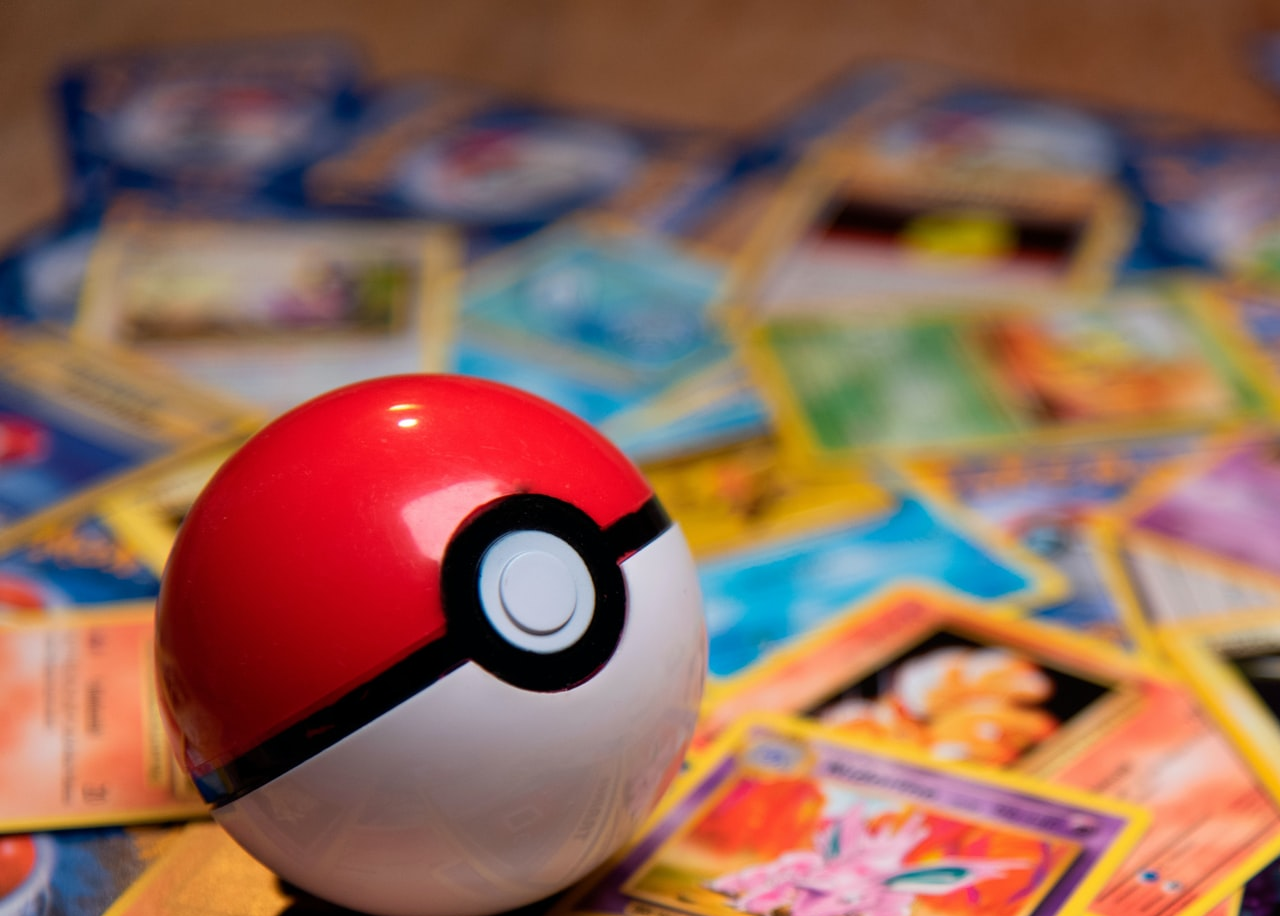
<file: Memory/juego.html>
<!DOCTYPE html>
<html lang="es">
<head>
    <meta charset="UTF-8">
    <meta http-equiv="X-UA-Compatible" content="IE=edge">
    <meta name="viewport" content="width=device-width, initial-scale=1.0">
    <link rel="stylesheet" href="juego.css">
    <title>Juego de Memoria</title>
</head>
<body>
    
      <header class="cabecera">
                                <!--Contador-->
        <!--<div class="contadores">
          <div class="contador-item">
            <h4 class="cabecera-titulo">Movimientos</h4>
            <div class="cabecera-num">
              <span id="mov">00</span>/<span id="mov-total">20</span>
            </div>
          </div>
        </div>-->
                                <!--Cronometro-->
        <!--<div id="cronometro" class="contador-item">
          <h4 class="cabecera-titulo">Tiempo</h4>
          <div class="cabecera-num">
            <span id="minutos">00</span>:<span id="segundos">00</span>
          </div>
        </div>-->
                                <!--Nivel-->
        <!--<div class="nivel">
          <h4 class="cabecera-titulo">Nivel</h4>
          <div class="cabecera-num"><span id="nivel">01</span></div>
        </div>-->
      </header>
                                <!--Inicio-->
      <!--<div id="bienvenida" class="bienvenida">
        <h1> Bienvenido </h1>
        <div class="bienvenida-botones">
          <button type="submit">¡Quiero jugar!</button>
          <button type="submit">Modo relax</button>
        </div>
      </div>-->
      <main>
        <div id="mesa" class="mesa"></div><!--DIV que se crean las tarjetas-->
                                <!--Siguente nivel-->
        <!--<div id="subeNivel" class="sube-nivel">
          <div class="modal">
            <h2>¡Muy bien!</h2>
            <button id="subir">Siguiente nivel</button>
            <button class="reiniciar">Reiniciar</button>
          </div>
        </div>-->
                                 <!--GameOver-->
        <!--<div id="gameOver" class="game-over">
          <div class="modal">
            <h2>¡Oh no!</h2>
            <p>Te has quedado sin movimientos 😭</p>
            <button class="reiniciar">Reiniciar</button>
          </div>
        </div>-->
                                 <!--EndGame-->
        <!--<div id="endGame" class="end-game">
          <div class="modal">
            <h2>¡Enhorabuena!</h2>
            <p>Has superado todos los niveles 🏆</p>
            <button class="reiniciar">Reiniciar</button>
          </div>
        </div>-->
      </main>
    </main>
    <!--<script src="js/variables-globales.js"></script>-->
    <!--<script src="js/descubrir-comparar.js"></script>-->
    <!--<script src="js/baraja-reparte.js"></script>-->
    <!--<script src="js/acierto-error.js"></script>-->
    <!--<script src="js/contador.js"></script>-->
    <!--<script src="js/cronometro.js"></script>-->
    <!--<script src="js/finalizar.js"></script>-->
    <!--<script src="js/cambia-nivel.js"></script>-->
    <!--<script src="js/game-over.js"></script>-->
    <!--<script src="js/menu-niveles.js"></script>-->
    <!--<script src="js/iniciar.js"></script>-->
    <!--<script src="js/comienza-juego.js"></script>-->
</body>
</html>
</file>
<file: Memory/juego.css>
body{
    min-height: 100vh;
    background-image: url(./backgroundPoke.jpg);
    background-repeat: no-repeat;
}
main{
   display: flex;
   ;
   flex-grow: 1;
   justify-content: center;
   position: relative;
}

.mesa{
   display: flex;
   flex-wrap: wrap;
   align-items: center;
   align-content: center;
   justify-content: center;
   max-width: 50rem;
   margin: auto;
   background-color: rgba(0, 0, 0, 0.6);
   border-radius: 10px;
 }
 .contenedorJuego{
   width: 6rem;
   height: 6rem;
   margin: 0.5rem;
   border-radius: 5px;
   background-image: url(./Poke.jpeg);
   background-size: 95px;
   background-position: center;
   background-repeat: no-repeat;
   box-shadow: 1px 1px 3px rgba(0, 0, 0, 0.5);
   position: relative;
   transition: 0.3s;
   cursor: pointer;
   backface-visibility: visible;
   transform-style: preserve-3d;
 }
 .tarjetas{
   position: absolute;
   left: 0;
   right: 0;
   top: 0;
   bottom: 0;
   transform: rotateY(180deg);
   backface-visibility: hidden;
   background-color: white;
   border-radius: 5px;
   display: flex;
   justify-content: center;
   align-items: center;
   font-size: 2.5rem;
   padding-top: 0.4rem;
 }
 .tarjetas::selection{
   background: transparent;
 }
 .contenedorJuego.descubierta{
   transform: rotateY(-180deg);

 }
 img{
    width: 95px;
    height: 95px;
    ;
 }
@keyframes error{
  10%,
  90%{
    transform: rotateY(-180deg) translateX(-1px);
  }
  20%,
  80%{
    transform: rotateY(-180deg) translateX(2px);
  }
  30%,
  50%,
  70%{
    transform: rotateY(-180deg) translateX(-4px);
  }
  40%,
  60%{
    transform: rotateY(-180deg) translateX(4px);
  }
}
@keyframes acierto{
  from{
    transform: rotateY(-180deg) scale3d(1, 1, 1);
    opacity: 1;
  }
  25%{
    transform: rotateY(-180deg) scale3d(1.1, 1.1, 1.1);
    opacity: 1;
  }
  to{
    transform: rotateY(-180deg) scale3d(1, 1, 1);
    opacity: 0;
  }
}
.acertada{
  pointer-events: none;
  opacity: 0;
}
.acertada .tarjetas {
  animation: acierto 1.3s ease-in-out forwards;
}
.error{
  animation: error 0.82s cubic-bezier(0.36, 0.07, 0.19, 0.97) both;
}
header{
 width: 90%;
 padding: 10px 0px; 
 display: flex;
 justify-content: space-between;
}
.contadores{
  display: flex;
  flex-direction: row;
  flex-wrap: wrap;
  justify-content: space-between;
}
.sube-nivel,
.game-over,
.end-game{
  display: none;
  position: absolute;
  top: 0;
  bottom: 0;
  right: 0;
  left: 0;
  
}
.sube-nivel,visible,
.game-over.visible,
.end-game.visible{
  display: flex;
}
.modal{
  background: rgba(0, 0, 0, 0.5);
  padding: 3rem 3rem 1rem;
  margin: auto;
  text-align: center;
  display: flex;
  flex-direction: column;
  align-items: center;
  justify-content: space-between;
  border-radius: 10px;

}
</file>
